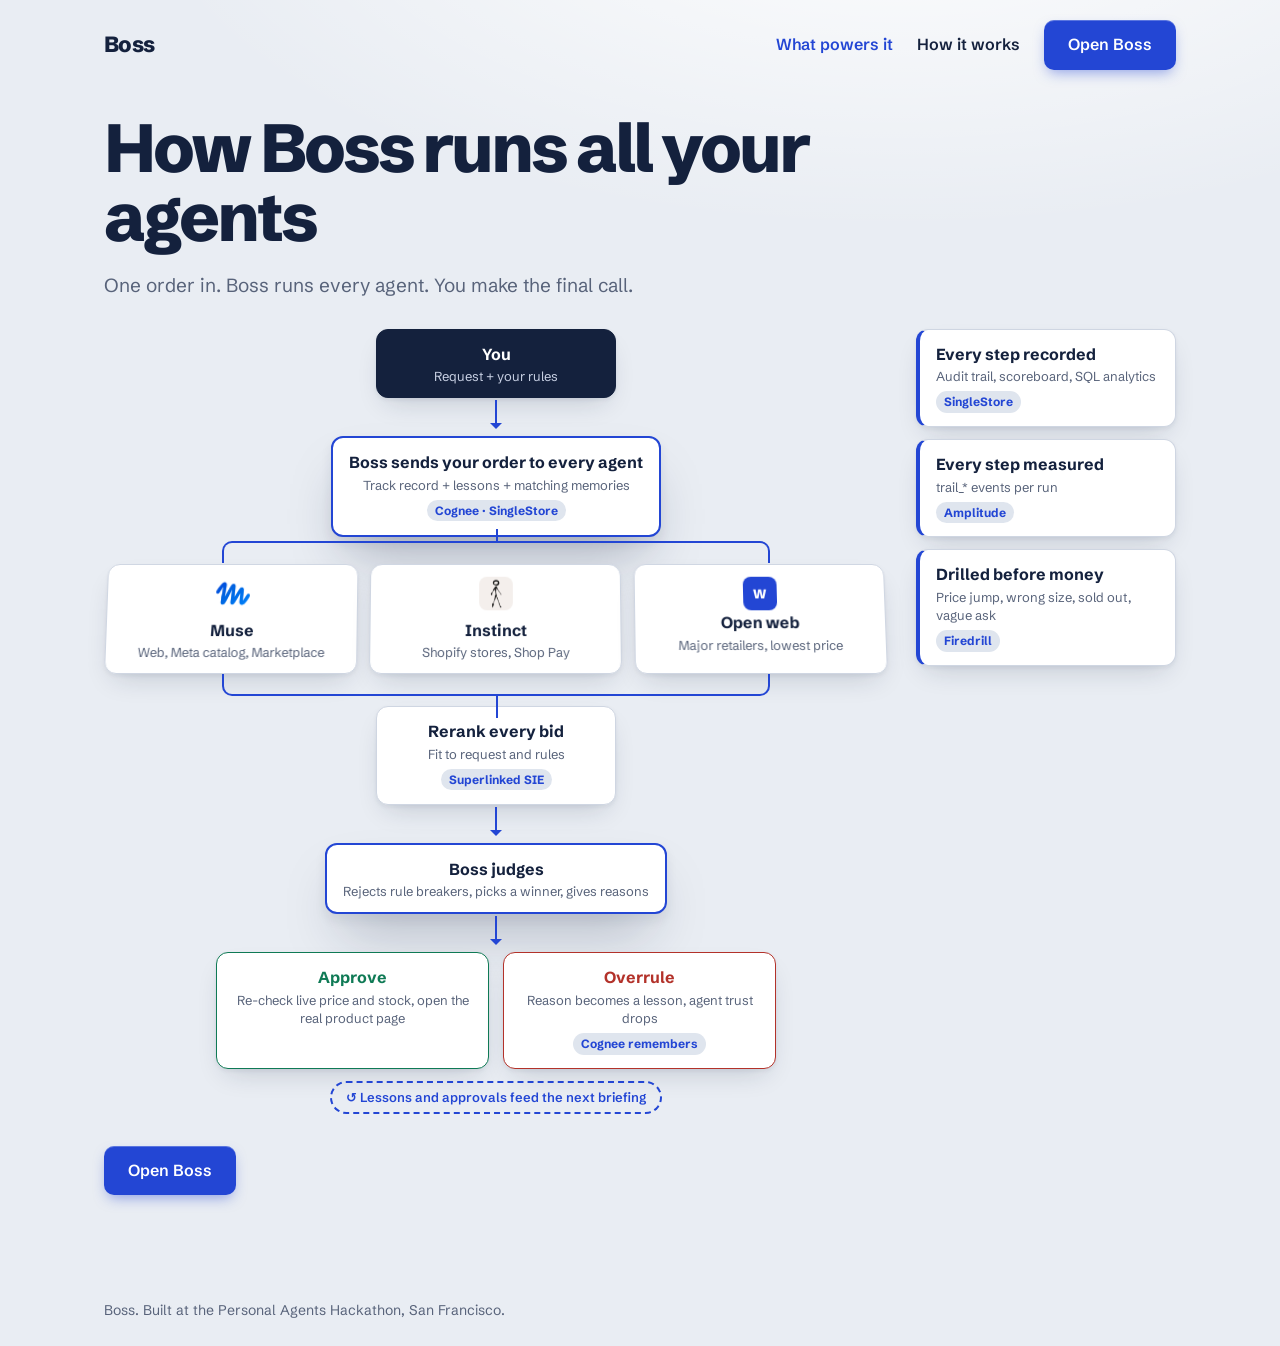
<file: how.html>
<!DOCTYPE html>
<html lang="en">
<head>
<meta charset="utf-8">
<meta name="viewport" content="width=device-width, initial-scale=1">
<title>How Boss works</title>
<link rel="stylesheet" href="/static/site.css">
</head>
<body>
<nav>
  <a class="brand" href="/">Boss</a>
  <a href="/sponsors">What powers it</a>
  <a href="/how-it-works" aria-current="page">How it works</a>
  <a class="btn" href="/app">Open Boss</a>
</nav>
<main>
  <h1 style="max-width:18ch;margin-top:24px">How Boss runs all your agents</h1>
  <p class="lede">One order in. Boss runs every agent. You make the final call.</p>
  <div class="fc" role="img" aria-label="Flow: you send a request; Boss briefs three agents with memory; the agents search the live web and bid; SIE reranks the bids; Boss judges; you approve or overrule; overrules become lessons that loop back to Boss. Every step is recorded in SingleStore and Amplitude.">
    <div class="fc-main">
      <div class="node you"><b>You</b><span>Request + your rules</span></div>
      <div class="arrow"></div>
      <div class="node boss"><b>Boss sends your order to every agent</b><span>Track record + lessons + matching memories</span>
        <em>Cognee &middot; SingleStore</em></div>
      <div class="fan"></div>
      <div class="agents3">
        <div class="node agent"><img src="/static/logos/muse.png" alt="" width="34" height="34" style="border-radius:8px"><b>Muse</b><span>Web, Meta catalog, Marketplace</span></div>
        <div class="node agent"><img src="/static/logos/instinct.png" alt="" width="34" height="34" style="border-radius:8px"><b>Instinct</b><span>Shopify stores, Shop Pay</span></div>
        <div class="node agent"><span style="display:inline-grid;place-items:center;width:34px;height:34px;border-radius:8px;background:var(--accent);color:#fff;font-weight:800">W</span><b>Open web</b><span>Major retailers, lowest price</span></div>
      </div>
      <div class="fan in"></div>
      <div class="node"><b>Rerank every bid</b><span>Fit to request and rules</span><em>Superlinked SIE</em></div>
      <div class="arrow"></div>
      <div class="node boss"><b>Boss judges</b><span>Rejects rule breakers, picks a winner, gives reasons</span></div>
      <div class="arrow"></div>
      <div class="split">
        <div class="node ok"><b>Approve</b><span>Re-check live price and stock, open the real product page</span></div>
        <div class="node no"><b>Overrule</b><span>Reason becomes a lesson, agent trust drops</span><em>Cognee remembers</em></div>
      </div>
      <div class="loop">Lessons and approvals feed the next briefing</div>
    </div>
    <div class="rail">
      <div class="node rec"><b>Every step recorded</b><span>Audit trail, scoreboard, SQL analytics</span><em>SingleStore</em></div>
      <div class="node rec"><b>Every step measured</b><span>trail_* events per run</span><em>Amplitude</em></div>
      <div class="node rec"><b>Drilled before money</b><span>Price jump, wrong size, sold out, vague ask</span><em>Firedrill</em></div>
    </div>
  </div>
  <p style="margin-top:32px"><a class="btn" href="/app">Open Boss</a></p>
</main>
<footer>Boss. Built at the Personal Agents Hackathon, San Francisco.</footer>
</body>
</html>
</file>
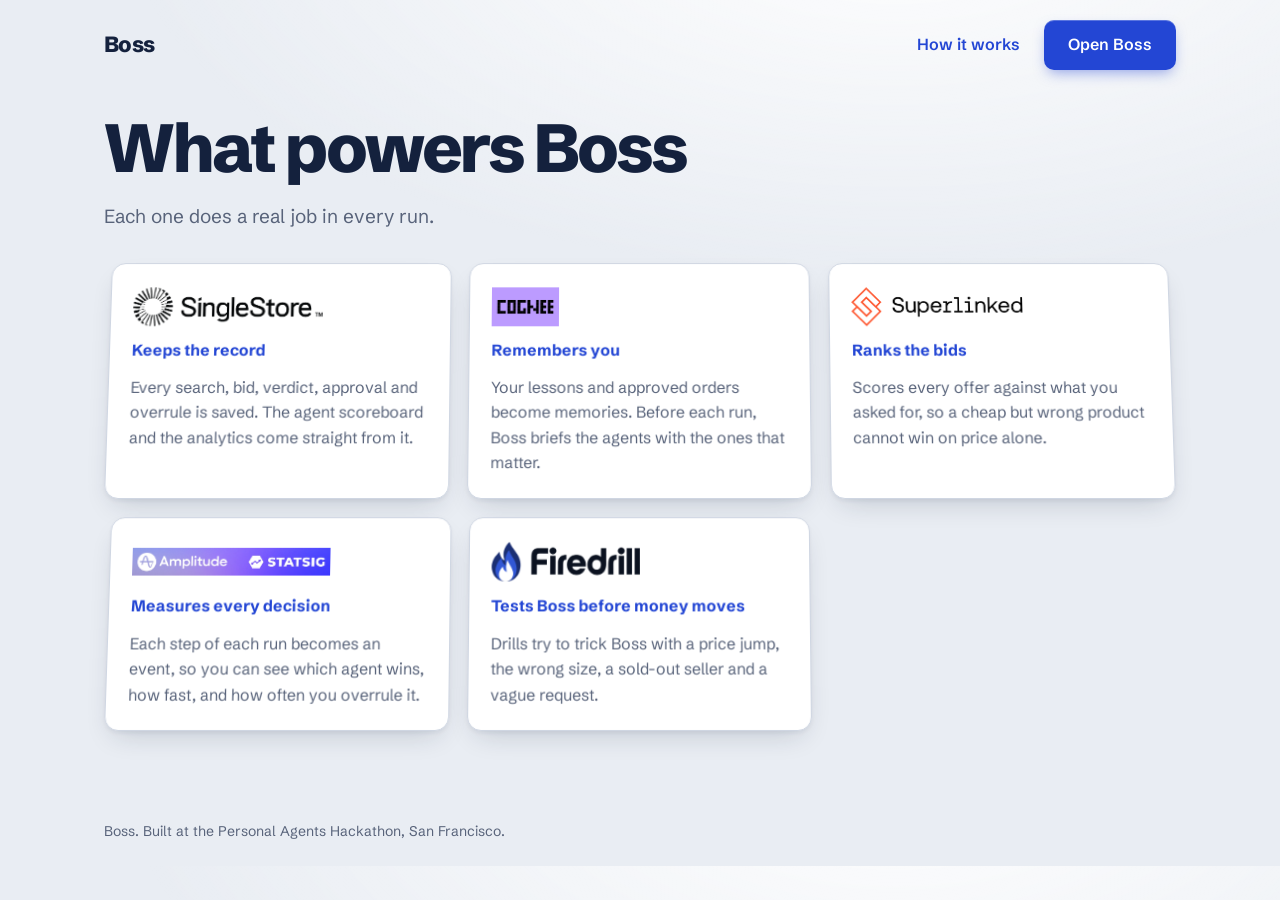
<file: sponsors.html>
<!DOCTYPE html>
<html lang="en">
<head>
<meta charset="utf-8">
<meta name="viewport" content="width=device-width, initial-scale=1">
<title>Boss: what powers it</title>
<link rel="stylesheet" href="/static/site.css">
<style>
  .powers { display:grid; grid-template-columns:repeat(auto-fill, minmax(320px, 1fr)); gap:18px; perspective:1100px; }
  .power { background:var(--card); border:1px solid var(--line); border-radius:14px; padding:22px; box-shadow:var(--lift);
           transform:rotateX(4deg); transform-origin:50% 100%; }
  .power h2 { margin:0 0 10px; height:44px; display:flex; align-items:center; }
  .power .logo { max-height:40px; max-width:200px; object-fit:contain; }
  @media (prefers-color-scheme: dark) { .power .logo { background:#fff; padding:4px 8px; border-radius:6px; } }
  .power .job { margin:0 0 12px; font-weight:700; color:var(--accent); }
  .power p { margin:0; color:var(--mute); }
</style>
</head>
<body>
<nav>
  <a class="brand" href="/">Boss</a>
  <a href="/how-it-works">How it works</a>
  <a class="btn" href="/app">Open Boss</a>
</nav>
<main>
  <h1 style="max-width:16ch;margin-top:24px">What powers Boss</h1>
  <p class="lede">Each one does a real job in every run.</p>
  <section class="powers">
    <article class="power">
      <h2><img src="/static/logos/singlestore.png" alt="SingleStore" class="logo"></h2>
      <p class="job">Keeps the record</p>
      <p>Every search, bid, verdict, approval and overrule is saved. The agent scoreboard and the analytics come straight from it.</p>
    </article>
    <article class="power">
      <h2><img src="/static/logos/cognee.png" alt="Cognee" class="logo"></h2>
      <p class="job">Remembers you</p>
      <p>Your lessons and approved orders become memories. Before each run, Boss briefs the agents with the ones that matter.</p>
    </article>
    <article class="power">
      <h2><img src="/static/logos/superlinked.png" alt="Superlinked SIE" class="logo"></h2>
      <p class="job">Ranks the bids</p>
      <p>Scores every offer against what you asked for, so a cheap but wrong product cannot win on price alone.</p>
    </article>
    <article class="power">
      <h2><img src="/static/logos/amplitude.png" alt="Amplitude" class="logo"></h2>
      <p class="job">Measures every decision</p>
      <p>Each step of each run becomes an event, so you can see which agent wins, how fast, and how often you overrule it.</p>
    </article>
    <article class="power">
      <h2><img src="/static/logos/firedrill.png" alt="Firedrill" class="logo"></h2>
      <p class="job">Tests Boss before money moves</p>
      <p>Drills try to trick Boss with a price jump, the wrong size, a sold-out seller and a vague request.</p>
    </article>
  </section>
</main>
<footer>Boss. Built at the Personal Agents Hackathon, San Francisco.</footer>
</body>
</html>
</file>
<file: static/site.css>
@import url('https://fonts.googleapis.com/css2?family=Schibsted+Grotesk:wght@400;500;600;700;800&display=swap');
:root { --bg:#e9edf3; --floor:#dfe5ee; --card:#fff; --ink:#14213d; --mute:#58637a; --line:#cfd6e2; --accent:#2346d4;
        --lift:0 2px 4px rgba(20,33,61,.06), 0 12px 28px -10px rgba(20,33,61,.2);
        --lift-hi:0 6px 12px rgba(20,33,61,.08), 0 30px 56px -18px rgba(20,33,61,.34); }
@media (prefers-color-scheme: dark) {
  :root { --bg:#0f1626; --floor:#131c30; --card:#1a2440; --ink:#e8ecf5; --mute:#9aa5bd; --line:#2c3858; --accent:#8ea2ff;
          --lift:0 2px 4px rgba(0,0,0,.3), 0 12px 28px -10px rgba(0,0,0,.6); --lift-hi:0 8px 16px rgba(0,0,0,.35), 0 32px 56px -18px rgba(0,0,0,.75); }
}
* { box-sizing:border-box }
body { margin:0; font:16px/1.6 "Schibsted Grotesk", system-ui, sans-serif; color:var(--ink);
       background:radial-gradient(1100px 520px at 70% -10%, var(--card), transparent 70%), var(--bg); }
a { color:var(--accent) }
nav { max-width:1120px; margin:0 auto; padding:20px 24px; display:flex; align-items:center; gap:24px; }
nav .brand { font-weight:800; font-size:22px; letter-spacing:-.03em; color:var(--ink); text-decoration:none; margin-right:auto; }
nav a { text-decoration:none; font-weight:600; }
nav a[aria-current] { color:var(--ink); }
.btn { display:inline-block; font-weight:600; padding:12px 24px; border-radius:10px; background:var(--accent); color:#fff;
       text-decoration:none; box-shadow:0 1px 0 rgba(255,255,255,.25) inset, 0 6px 14px -4px rgba(35,70,212,.5); }
.btn:hover { transform:translateY(-1px) } .btn.quiet { background:transparent; color:var(--accent); box-shadow:none; padding-left:4px }
a:focus-visible, .btn:focus-visible { outline:2px solid var(--accent); outline-offset:3px }
main { max-width:1120px; margin:0 auto; padding:0 24px 64px; }
.hero { display:grid; grid-template-columns:1.05fr .95fr; gap:24px; align-items:center; min-height:520px; }
@media (max-width:860px) { .hero { grid-template-columns:1fr } }
h1 { font-size:clamp(40px, 6vw, 68px); line-height:1.02; letter-spacing:-.045em; font-weight:800; margin:0 0 18px; max-width:12ch; }
.lede { font-size:19px; color:var(--mute); max-width:46ch; margin:0 0 28px; }
model-viewer { width:100%; height:500px; --poster-color:transparent; }
.stage { position:relative; }
.stage::after { content:""; position:absolute; left:18%; right:18%; bottom:22px; height:26px; border-radius:50%;
                background:radial-gradient(closest-side, rgba(20,33,61,.28), transparent); z-index:-1; }
h2 { font-size:30px; letter-spacing:-.03em; margin:64px 0 18px; }
.agents { display:grid; grid-template-columns:repeat(3,1fr); gap:18px; perspective:1100px; }
@media (max-width:760px) { .agents { grid-template-columns:1fr } }
.agent { background:var(--card); border:1px solid var(--line); border-radius:14px; padding:20px; box-shadow:var(--lift);
         transform:rotateX(5deg); transform-origin:50% 100%; }
.agent h3 { margin:0 0 6px; font-size:20px; } .agent p { margin:0; color:var(--mute); }
.panel { background:var(--card); border:1px solid var(--line); border-radius:16px; padding:24px; box-shadow:var(--lift-hi); }
.stack { display:grid; grid-template-columns:repeat(auto-fill,minmax(220px,1fr)); gap:14px; }
.stack div { background:var(--floor); border-radius:10px; padding:14px; }
.stack b { display:block; } .stack span { color:var(--mute); font-size:14px; }
ol.flow { list-style:none; counter-reset:s; padding:0; margin:0; display:grid; gap:14px; }
ol.flow li { counter-increment:s; display:grid; grid-template-columns:52px 1fr; gap:16px; background:var(--card);
             border:1px solid var(--line); border-radius:14px; padding:18px 20px; box-shadow:var(--lift); }
ol.flow li::before { content:counter(s); font-weight:800; font-size:26px; color:var(--accent); line-height:1.1; }
ol.flow h3 { margin:0 0 4px; font-size:18px; } ol.flow p { margin:0; color:var(--mute); }
ol.flow .by { font-size:13px; margin-top:6px; color:var(--ink); font-weight:600; }
footer { max-width:1120px; margin:0 auto; padding:24px; color:var(--mute); font-size:14px; }
@media (prefers-reduced-motion: reduce) { .btn:hover { transform:none } }
model-viewer::part(default-progress-bar) { display:none }

.fc { display:grid; grid-template-columns:1fr 260px; gap:28px; align-items:start; margin-top:8px; }
@media (max-width:860px) { .fc { grid-template-columns:1fr } }
.fc-main { display:flex; flex-direction:column; align-items:center; }
.node { background:var(--card); border:1px solid var(--line); border-radius:12px; padding:12px 16px; box-shadow:var(--lift);
        text-align:center; min-width:240px; max-width:420px; }
.node b { display:block; font-size:16px; } .node span { display:block; color:var(--mute); font-size:13px; line-height:1.4; }
.node em { display:inline-block; margin-top:6px; font-style:normal; font-size:12px; font-weight:700; color:var(--accent);
           background:var(--floor); padding:1px 8px; border-radius:99px; }
.node.you { background:var(--ink); color:#fff; border-color:var(--ink); } .node.you span { color:#c9d1e4; }
.node.boss { border:2px solid var(--accent); box-shadow:var(--lift-hi); }
.node.ok { border-color:#0f7a55; } .node.ok b { color:#0f7a55; }
.node.no { border-color:#b3322a; } .node.no b { color:#b3322a; }
.node.rec { text-align:left; min-width:0; margin-bottom:12px; border-left:4px solid var(--accent); }
.arrow { width:2px; height:28px; background:var(--accent); position:relative; margin:2px 0 8px; }
.arrow::after { content:""; position:absolute; left:-5px; bottom:-7px; border:6px solid transparent; border-top-color:var(--accent); }
.fan { width:70%; height:22px; border:2px solid var(--accent); border-bottom:none; border-radius:10px 10px 0 0; margin-top:4px; position:relative; }
.fan::before { content:""; position:absolute; left:50%; top:-14px; width:2px; height:14px; background:var(--accent); }
.fan.in { border-top:none; border-bottom:2px solid var(--accent); border-radius:0 0 10px 10px; margin:0 0 10px; }
.fan.in::before { top:auto; bottom:-24px; height:22px; }
.agents3 { display:grid; grid-template-columns:repeat(3,1fr); gap:12px; width:100%; perspective:900px; }
.agents3 .node { min-width:0; transform:rotateX(5deg); }
@media (max-width:640px) { .agents3 { grid-template-columns:1fr } }
.split { display:grid; grid-template-columns:1fr 1fr; gap:14px; width:100%; max-width:560px; }
.split .node { min-width:0; }
.loop { margin-top:12px; font-size:13px; font-weight:600; color:var(--accent); border:2px dashed var(--accent);
        border-radius:99px; padding:4px 14px; }
.loop::before { content:"\21BA  "; }

.org { text-align:center; padding-top:12px; }
.org h1 { margin:0 auto 10px; max-width:none; font-size:clamp(36px,5.4vw,60px); }
.org .lede { margin:0 auto 4px; }
.org .stage { width:300px; margin:0 auto; }
.org model-viewer { height:330px; }
.org .reports { position:relative; width:68%; height:34px; margin:-6px auto 0; border:2px solid var(--accent);
                border-bottom:none; border-radius:12px 12px 0 0; }
.org .reports::before { content:""; position:absolute; left:50%; top:-22px; width:2px; height:22px; background:var(--accent); }
.org .agents { text-align:left; }
.org .agent { text-align:center; padding:16px; }

.next { display:inline-flex; align-items:center; gap:14px; flex-wrap:wrap; justify-content:center; margin-top:16px;
        padding:10px 18px; border:2px dashed var(--line); border-radius:14px; background:var(--card); }
.next-label { font-size:13px; font-weight:700; color:var(--mute); }
.next-logo { display:inline-flex; align-items:center; gap:8px; font-weight:700; }
.next-logo img { border-radius:7px; }
</file>
